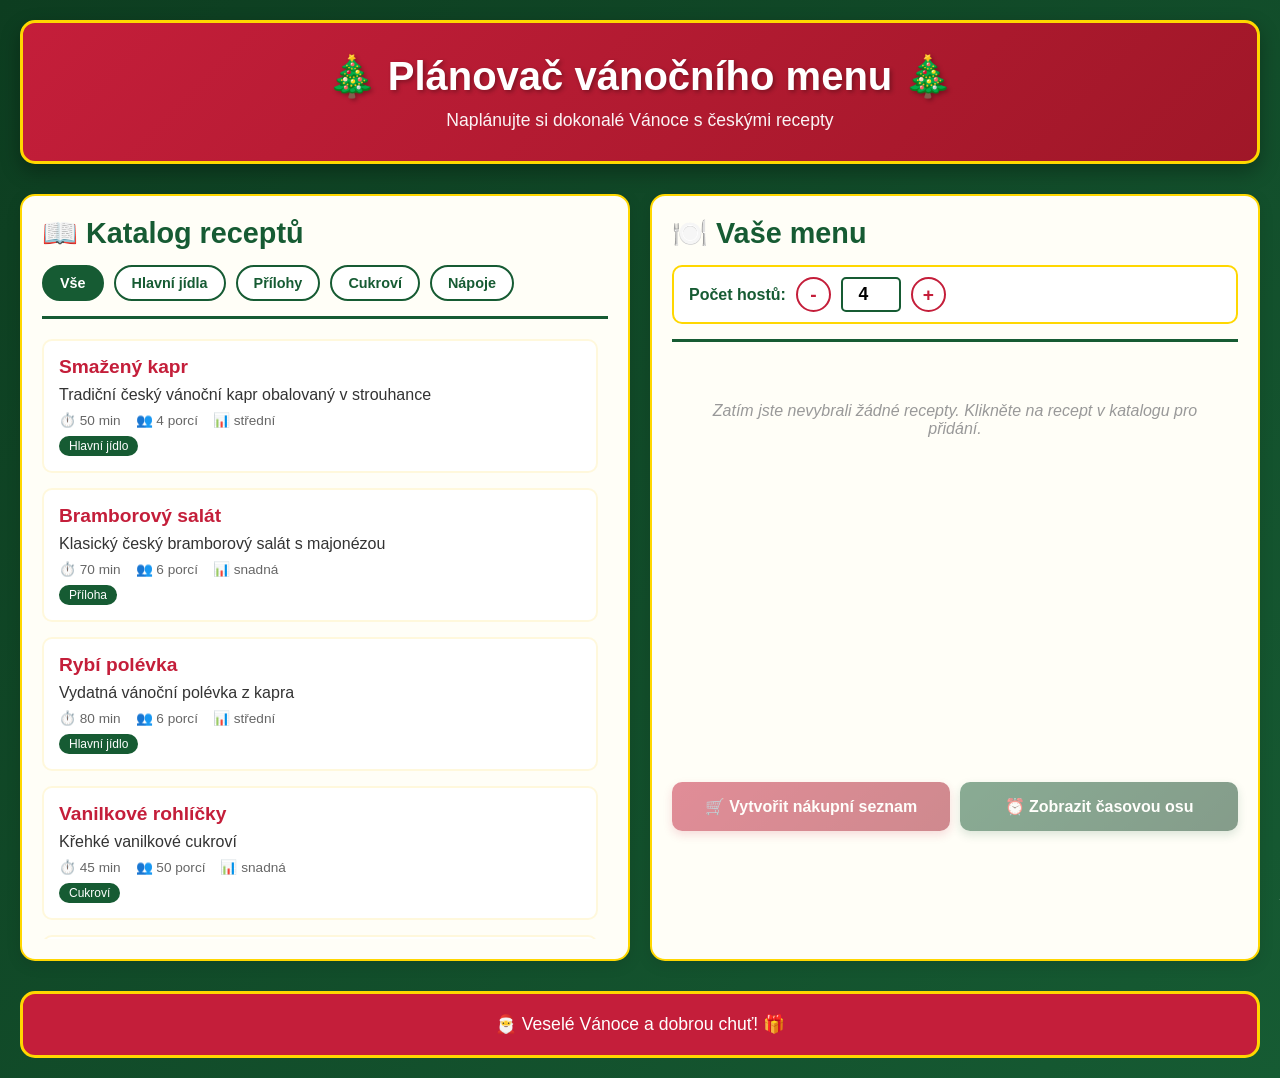
<file: christmas-menu-planner/index.html>
<!DOCTYPE html>
<html lang="cs">
<head>
    <meta charset="UTF-8">
    <meta name="viewport" content="width=device-width, initial-scale=1.0">
    <title>Plánovač vánočního menu</title>
    <link rel="stylesheet" href="style.css">
</head>
<body>
    <div class="snow"></div>
    <div class="container">
        <header class="header">
            <h1>🎄 Plánovač vánočního menu 🎄</h1>
            <p class="subtitle">Naplánujte si dokonalé Vánoce s českými recepty</p>
        </header>

        <div class="main-content">
            <!-- Levá strana - Katalog receptů -->
            <section class="recipe-catalog">
                <div class="section-header">
                    <h2>📖 Katalog receptů</h2>
                    <div class="filters">
                        <button class="filter-btn active" data-category="all">Vše</button>
                        <button class="filter-btn" data-category="main">Hlavní jídla</button>
                        <button class="filter-btn" data-category="side">Přílohy</button>
                        <button class="filter-btn" data-category="dessert">Cukroví</button>
                        <button class="filter-btn" data-category="drinks">Nápoje</button>
                    </div>
                </div>
                <div id="recipeList" class="recipe-list"></div>
            </section>

            <!-- Pravá strana - Vaše menu -->
            <section class="selected-menu">
                <div class="section-header">
                    <h2>🍽️ Vaše menu</h2>
                    <div class="guest-counter">
                        <label for="guestCount">Počet hostů:</label>
                        <button id="decreaseGuests" class="guest-btn">-</button>
                        <input type="number" id="guestCount" value="4" min="1" max="50">
                        <button id="increaseGuests" class="guest-btn">+</button>
                    </div>
                </div>
                <div id="selectedRecipes" class="selected-recipes">
                    <p class="empty-message">Zatím jste nevybrali žádné recepty. Klikněte na recept v katalogu pro přidání.</p>
                </div>
                <div class="action-buttons">
                    <button id="generateShoppingList" class="btn btn-primary" disabled>
                        🛒 Vytvořit nákupní seznam
                    </button>
                    <button id="generateTimeline" class="btn btn-secondary" disabled>
                        ⏰ Zobrazit časovou osu
                    </button>
                </div>
            </section>
        </div>

        <!-- Modal pro nákupní seznam -->
        <div id="shoppingModal" class="modal">
            <div class="modal-content">
                <span class="close">&times;</span>
                <h2>🛒 Nákupní seznam</h2>
                <div class="guest-info">
                    <p>Pro <strong><span id="modalGuestCount"></span> hostů</strong></p>
                </div>
                <div id="shoppingList" class="shopping-list"></div>
                <div class="modal-actions">
                    <button id="printList" class="btn btn-secondary">🖨️ Vytisknout</button>
                    <button id="copyList" class="btn btn-secondary">📋 Kopírovat</button>
                    <button id="sendToRohlik" class="btn btn-primary">🚚 Vložit do košíku Rohlík.cz</button>
                </div>
            </div>
        </div>

        <!-- Modal pro časovou osu -->
        <div id="timelineModal" class="modal">
            <div class="modal-content timeline-modal">
                <span class="close">&times;</span>
                <h2>⏰ Časová osa přípravy</h2>
                <div class="timeline-info">
                    <p>Plánujte přípravu tak, aby bylo vše hotové k <input type="time" id="targetTime" value="18:00"></p>
                    <button id="calculateTimeline" class="btn btn-secondary">Přepočítat</button>
                </div>
                <div id="timeline" class="timeline"></div>
            </div>
        </div>

        <!-- Modal pro detail receptu -->
        <div id="recipeModal" class="modal">
            <div class="modal-content recipe-detail-modal">
                <span class="close">&times;</span>
                <div id="recipeDetail"></div>
            </div>
        </div>

        <footer class="footer">
            <p>🎅 Veselé Vánoce a dobrou chuť! 🎁</p>
        </footer>
    </div>

    <script src="app.js"></script>
</body>
</html>
</file>
<file: christmas-menu-planner/style.css>
/* Vánoční barevné schéma */
:root {
    --christmas-red: #c41e3a;
    --christmas-green: #165b33;
    --christmas-gold: #ffd700;
    --dark-green: #0d3d20;
    --light-green: #2d8659;
    --cream: #fffef7;
    --light-gold: #fff8dc;
    --shadow: rgba(0, 0, 0, 0.1);
}

* {
    margin: 0;
    padding: 0;
    box-sizing: border-box;
}

body {
    font-family: 'Segoe UI', Tahoma, Geneva, Verdana, sans-serif;
    background: linear-gradient(135deg, var(--dark-green) 0%, var(--christmas-green) 100%);
    color: #333;
    min-height: 100vh;
    position: relative;
    overflow-x: hidden;
}

/* Sněhový efekt na pozadí */
.snow {
    position: fixed;
    top: 0;
    left: 0;
    width: 100%;
    height: 100%;
    pointer-events: none;
    background-image:
        radial-gradient(2px 2px at 20% 30%, white, transparent),
        radial-gradient(2px 2px at 60% 70%, white, transparent),
        radial-gradient(1px 1px at 50% 50%, white, transparent),
        radial-gradient(1px 1px at 80% 10%, white, transparent),
        radial-gradient(2px 2px at 90% 60%, white, transparent),
        radial-gradient(1px 1px at 33% 85%, white, transparent),
        radial-gradient(2px 2px at 75% 45%, white, transparent);
    background-size: 200% 200%;
    animation: snowfall 20s linear infinite;
    opacity: 0.6;
    z-index: 1;
}

@keyframes snowfall {
    0% { background-position: 0% 0%, 0% 0%, 0% 0%, 0% 0%, 0% 0%, 0% 0%, 0% 0%; }
    100% { background-position: 0% 200%, 0% 200%, 0% 200%, 0% 200%, 0% 200%, 0% 200%, 0% 200%; }
}

.container {
    max-width: 1400px;
    margin: 0 auto;
    padding: 20px;
    position: relative;
    z-index: 2;
}

/* Header */
.header {
    text-align: center;
    background: linear-gradient(135deg, var(--christmas-red) 0%, #a01728 100%);
    color: white;
    padding: 30px;
    border-radius: 15px;
    margin-bottom: 30px;
    box-shadow: 0 8px 20px rgba(0, 0, 0, 0.3);
    border: 3px solid var(--christmas-gold);
}

.header h1 {
    font-size: 2.5em;
    margin-bottom: 10px;
    text-shadow: 2px 2px 4px rgba(0, 0, 0, 0.3);
}

.subtitle {
    font-size: 1.1em;
    opacity: 0.95;
}

/* Main Content Layout */
.main-content {
    display: grid;
    grid-template-columns: 1fr 1fr;
    gap: 20px;
    margin-bottom: 30px;
}

/* Section Styling */
section {
    background: var(--cream);
    border-radius: 15px;
    padding: 20px;
    box-shadow: 0 4px 15px var(--shadow);
    border: 2px solid var(--christmas-gold);
}

.section-header {
    margin-bottom: 20px;
    padding-bottom: 15px;
    border-bottom: 3px solid var(--christmas-green);
}

.section-header h2 {
    color: var(--christmas-green);
    font-size: 1.8em;
    margin-bottom: 15px;
}

/* Filters */
.filters {
    display: flex;
    gap: 10px;
    flex-wrap: wrap;
}

.filter-btn {
    padding: 8px 16px;
    border: 2px solid var(--christmas-green);
    background: white;
    color: var(--christmas-green);
    border-radius: 20px;
    cursor: pointer;
    font-size: 0.9em;
    transition: all 0.3s ease;
    font-weight: 600;
}

.filter-btn:hover {
    background: var(--light-green);
    color: white;
    transform: translateY(-2px);
}

.filter-btn.active {
    background: var(--christmas-green);
    color: white;
}

/* Recipe List */
.recipe-list {
    display: grid;
    gap: 15px;
    max-height: 600px;
    overflow-y: auto;
    padding-right: 10px;
}

.recipe-card {
    background: white;
    border: 2px solid var(--light-gold);
    border-radius: 10px;
    padding: 15px;
    cursor: pointer;
    transition: all 0.3s ease;
    position: relative;
}

.recipe-card:hover {
    transform: translateX(5px);
    box-shadow: 0 4px 12px var(--shadow);
    border-color: var(--christmas-gold);
}

.recipe-card.selected {
    background: var(--light-gold);
    border-color: var(--christmas-green);
    border-width: 3px;
}

.recipe-card h3 {
    color: var(--christmas-red);
    font-size: 1.2em;
    margin-bottom: 8px;
}

.recipe-meta {
    display: flex;
    gap: 15px;
    font-size: 0.85em;
    color: #666;
    margin-top: 8px;
}

.recipe-meta span {
    display: flex;
    align-items: center;
    gap: 5px;
}

.category-badge {
    display: inline-block;
    padding: 3px 10px;
    background: var(--christmas-green);
    color: white;
    border-radius: 12px;
    font-size: 0.75em;
    margin-top: 8px;
}

/* Guest Counter */
.guest-counter {
    display: flex;
    align-items: center;
    gap: 10px;
    background: white;
    padding: 10px 15px;
    border-radius: 10px;
    border: 2px solid var(--christmas-gold);
}

.guest-counter label {
    font-weight: 600;
    color: var(--christmas-green);
}

.guest-btn {
    width: 35px;
    height: 35px;
    border: 2px solid var(--christmas-red);
    background: white;
    color: var(--christmas-red);
    border-radius: 50%;
    cursor: pointer;
    font-size: 1.2em;
    font-weight: bold;
    transition: all 0.3s ease;
}

.guest-btn:hover {
    background: var(--christmas-red);
    color: white;
    transform: scale(1.1);
}

#guestCount {
    width: 60px;
    text-align: center;
    border: 2px solid var(--christmas-green);
    border-radius: 5px;
    padding: 5px;
    font-size: 1.1em;
    font-weight: bold;
}

/* Selected Recipes */
.selected-recipes {
    min-height: 400px;
    max-height: 500px;
    overflow-y: auto;
}

.empty-message {
    text-align: center;
    color: #999;
    padding: 40px 20px;
    font-style: italic;
}

.selected-recipe-item {
    background: white;
    border: 2px solid var(--christmas-gold);
    border-radius: 10px;
    padding: 15px;
    margin-bottom: 15px;
    position: relative;
}

.selected-recipe-item h4 {
    color: var(--christmas-red);
    margin-bottom: 10px;
    padding-right: 30px;
}

.remove-recipe {
    position: absolute;
    top: 10px;
    right: 10px;
    background: var(--christmas-red);
    color: white;
    border: none;
    width: 25px;
    height: 25px;
    border-radius: 50%;
    cursor: pointer;
    font-size: 1.2em;
    line-height: 1;
    transition: all 0.3s ease;
}

.remove-recipe:hover {
    background: #a01728;
    transform: rotate(90deg);
}

.portion-info {
    font-size: 0.9em;
    color: #666;
    margin-top: 5px;
}

/* Buttons */
.action-buttons {
    display: flex;
    gap: 10px;
    margin-top: 20px;
}

.btn {
    flex: 1;
    padding: 15px 25px;
    border: none;
    border-radius: 10px;
    font-size: 1em;
    font-weight: 600;
    cursor: pointer;
    transition: all 0.3s ease;
    text-align: center;
}

.btn:disabled {
    opacity: 0.5;
    cursor: not-allowed;
}

.btn-primary {
    background: linear-gradient(135deg, var(--christmas-red) 0%, #a01728 100%);
    color: white;
    box-shadow: 0 4px 10px rgba(196, 30, 58, 0.3);
}

.btn-primary:hover:not(:disabled) {
    transform: translateY(-2px);
    box-shadow: 0 6px 15px rgba(196, 30, 58, 0.4);
}

.btn-secondary {
    background: linear-gradient(135deg, var(--christmas-green) 0%, var(--dark-green) 100%);
    color: white;
    box-shadow: 0 4px 10px rgba(22, 91, 51, 0.3);
}

.btn-secondary:hover:not(:disabled) {
    transform: translateY(-2px);
    box-shadow: 0 6px 15px rgba(22, 91, 51, 0.4);
}

/* Modal */
.modal {
    display: none;
    position: fixed;
    z-index: 1000;
    left: 0;
    top: 0;
    width: 100%;
    height: 100%;
    background-color: rgba(0, 0, 0, 0.7);
    animation: fadeIn 0.3s ease;
}

.modal.active {
    display: flex;
    align-items: center;
    justify-content: center;
}

@keyframes fadeIn {
    from { opacity: 0; }
    to { opacity: 1; }
}

.modal-content {
    background: var(--cream);
    padding: 30px;
    border-radius: 15px;
    max-width: 800px;
    max-height: 90vh;
    overflow-y: auto;
    position: relative;
    border: 3px solid var(--christmas-gold);
    box-shadow: 0 10px 30px rgba(0, 0, 0, 0.5);
    animation: slideIn 0.3s ease;
}

@keyframes slideIn {
    from {
        transform: translateY(-50px);
        opacity: 0;
    }
    to {
        transform: translateY(0);
        opacity: 1;
    }
}

.timeline-modal {
    max-width: 1000px;
}

.close {
    position: absolute;
    right: 15px;
    top: 15px;
    font-size: 28px;
    font-weight: bold;
    color: var(--christmas-red);
    cursor: pointer;
    width: 35px;
    height: 35px;
    display: flex;
    align-items: center;
    justify-content: center;
    border-radius: 50%;
    transition: all 0.3s ease;
}

.close:hover {
    background: var(--christmas-red);
    color: white;
    transform: rotate(90deg);
}

.modal-content h2 {
    color: var(--christmas-green);
    margin-bottom: 20px;
    padding-bottom: 10px;
    border-bottom: 3px solid var(--christmas-gold);
}

/* Shopping List */
.guest-info {
    background: var(--light-gold);
    padding: 15px;
    border-radius: 10px;
    margin-bottom: 20px;
    text-align: center;
    border: 2px solid var(--christmas-gold);
}

.shopping-list {
    background: white;
    padding: 20px;
    border-radius: 10px;
    margin-bottom: 20px;
    border: 2px solid var(--light-gold);
}

.ingredient-category {
    margin-bottom: 20px;
}

.ingredient-category h3 {
    color: var(--christmas-red);
    margin-bottom: 10px;
    padding-bottom: 5px;
    border-bottom: 2px solid var(--light-gold);
}

.ingredient-item {
    display: flex;
    justify-content: space-between;
    padding: 8px 0;
    border-bottom: 1px solid #f0f0f0;
}

.ingredient-item:last-child {
    border-bottom: none;
}

.ingredient-name {
    font-weight: 500;
}

.ingredient-amount {
    color: var(--christmas-green);
    font-weight: 600;
}

.modal-actions {
    display: flex;
    gap: 10px;
}

/* Timeline */
.timeline-info {
    background: var(--light-gold);
    padding: 15px;
    border-radius: 10px;
    margin-bottom: 20px;
    display: flex;
    align-items: center;
    gap: 15px;
    border: 2px solid var(--christmas-gold);
}

.timeline-info input[type="time"] {
    padding: 8px;
    border: 2px solid var(--christmas-green);
    border-radius: 5px;
    font-size: 1em;
    font-weight: bold;
}

.timeline {
    background: white;
    padding: 20px;
    border-radius: 10px;
    border: 2px solid var(--light-gold);
}

.timeline-item {
    display: flex;
    margin-bottom: 20px;
    position: relative;
    padding-left: 40px;
}

.timeline-item::before {
    content: '';
    position: absolute;
    left: 15px;
    top: 30px;
    bottom: -20px;
    width: 2px;
    background: var(--light-gold);
}

.timeline-item:last-child::before {
    display: none;
}

.timeline-time {
    position: absolute;
    left: 0;
    width: 30px;
    height: 30px;
    background: var(--christmas-red);
    color: white;
    border-radius: 50%;
    display: flex;
    align-items: center;
    justify-content: center;
    font-weight: bold;
    font-size: 0.9em;
    border: 3px solid var(--cream);
}

.timeline-content {
    flex: 1;
}

.timeline-content h4 {
    color: var(--christmas-green);
    margin-bottom: 5px;
}

.timeline-content p {
    color: #666;
    font-size: 0.9em;
}

.time-label {
    display: inline-block;
    background: var(--christmas-gold);
    color: var(--dark-green);
    padding: 3px 10px;
    border-radius: 12px;
    font-size: 0.85em;
    font-weight: bold;
    margin-bottom: 5px;
}

/* Recipe Detail Modal */
.recipe-detail-modal {
    max-width: 900px;
}

.recipe-detail-header {
    margin-bottom: 20px;
}

.recipe-detail-header h2 {
    color: var(--christmas-red);
    font-size: 2em;
}

.recipe-detail-meta {
    display: flex;
    gap: 20px;
    margin: 15px 0;
    flex-wrap: wrap;
}

.recipe-detail-meta span {
    background: var(--light-gold);
    padding: 8px 15px;
    border-radius: 20px;
    font-size: 0.9em;
}

.recipe-detail-section {
    background: white;
    padding: 20px;
    border-radius: 10px;
    margin-bottom: 20px;
    border: 2px solid var(--light-gold);
}

.recipe-detail-section h3 {
    color: var(--christmas-green);
    margin-bottom: 15px;
}

.recipe-detail-section ul {
    list-style-position: inside;
    line-height: 1.8;
}

.recipe-detail-section ol {
    list-style-position: inside;
    line-height: 1.8;
}

.recipe-detail-section li {
    margin-bottom: 8px;
}

/* Footer */
.footer {
    text-align: center;
    background: var(--christmas-red);
    color: white;
    padding: 20px;
    border-radius: 15px;
    border: 3px solid var(--christmas-gold);
    font-size: 1.1em;
}

/* Scrollbar styling */
::-webkit-scrollbar {
    width: 8px;
}

::-webkit-scrollbar-track {
    background: var(--light-gold);
    border-radius: 10px;
}

::-webkit-scrollbar-thumb {
    background: var(--christmas-green);
    border-radius: 10px;
}

::-webkit-scrollbar-thumb:hover {
    background: var(--dark-green);
}

/* Responsive Design */
@media (max-width: 1024px) {
    .main-content {
        grid-template-columns: 1fr;
    }

    .header h1 {
        font-size: 2em;
    }
}

@media (max-width: 768px) {
    .container {
        padding: 10px;
    }

    .header h1 {
        font-size: 1.5em;
    }

    .modal-content {
        padding: 20px;
        margin: 10px;
    }

    .action-buttons {
        flex-direction: column;
    }

    .filters {
        justify-content: center;
    }
}

/* Print styles */
@media print {
    .snow, .header, .footer, .close, .modal-actions button:not(#printList) {
        display: none !important;
    }

    .modal-content {
        box-shadow: none;
        border: 1px solid #000;
    }
}
</file>
